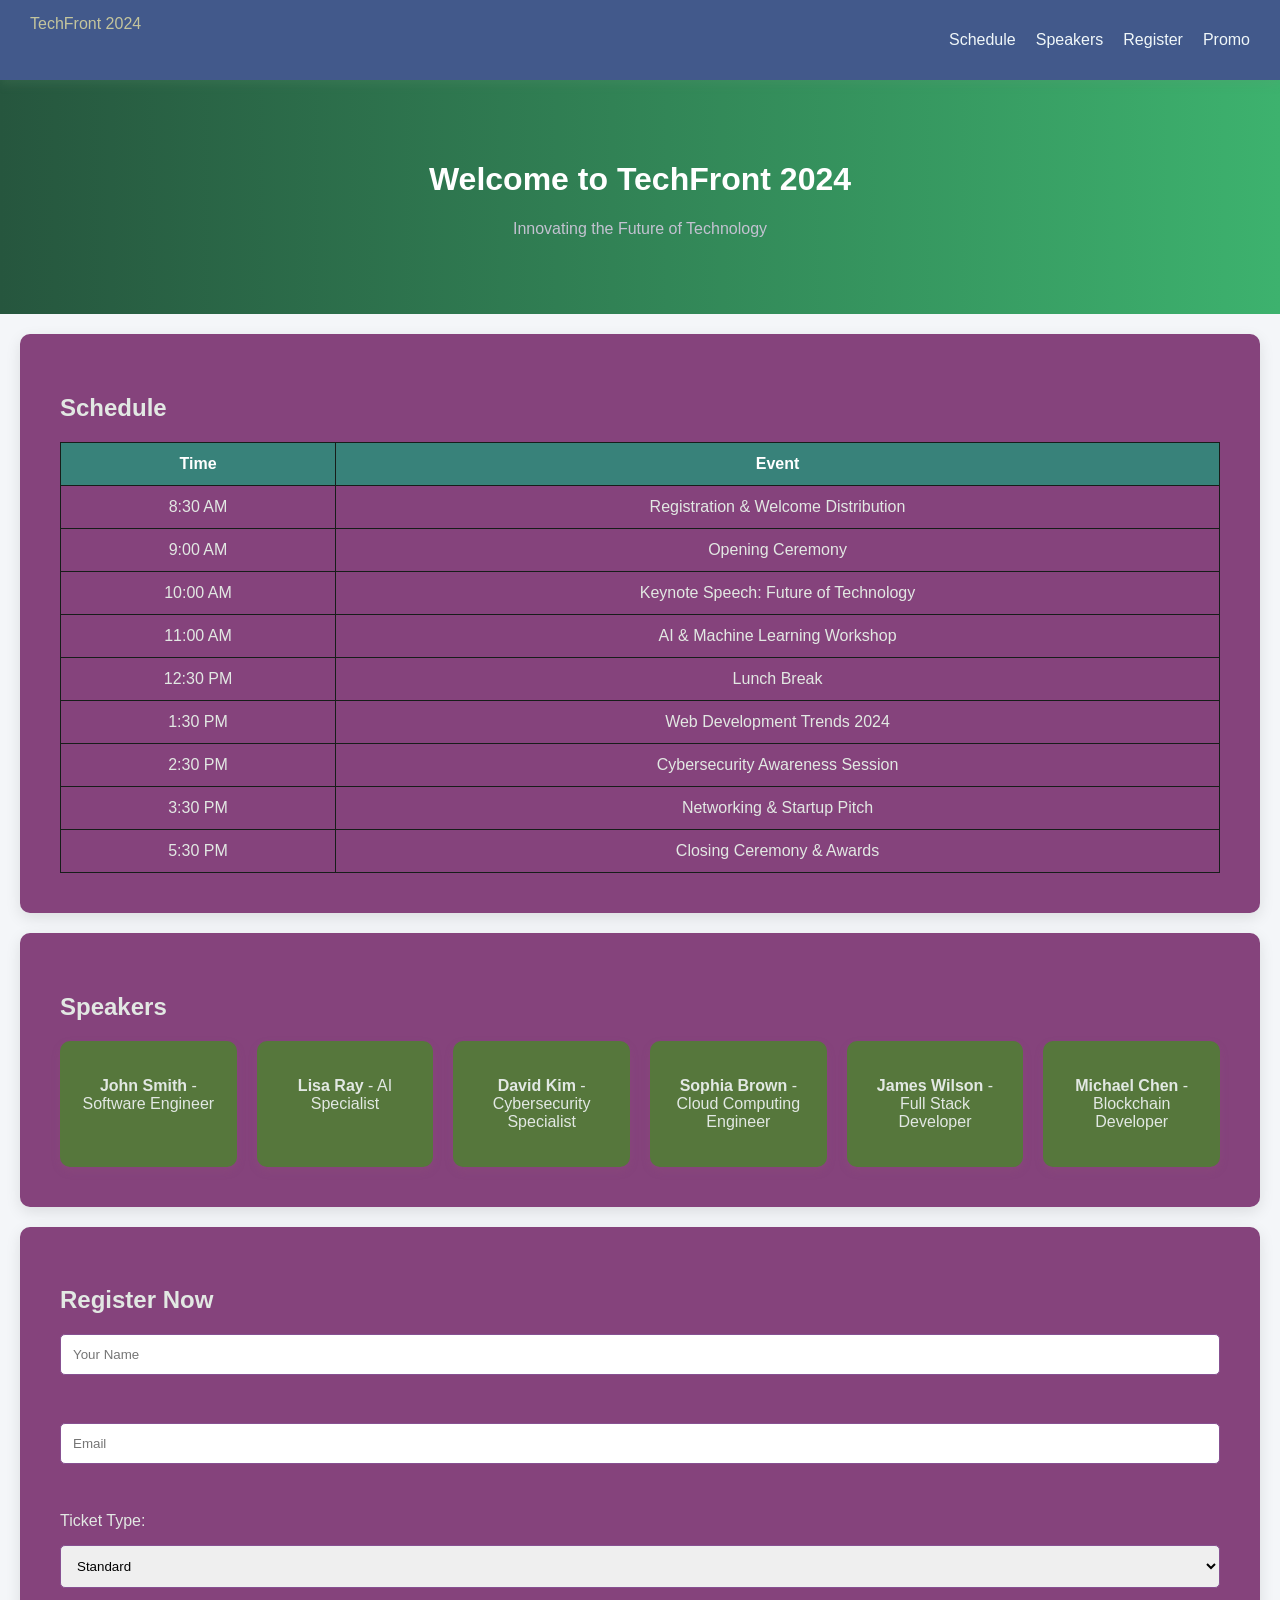
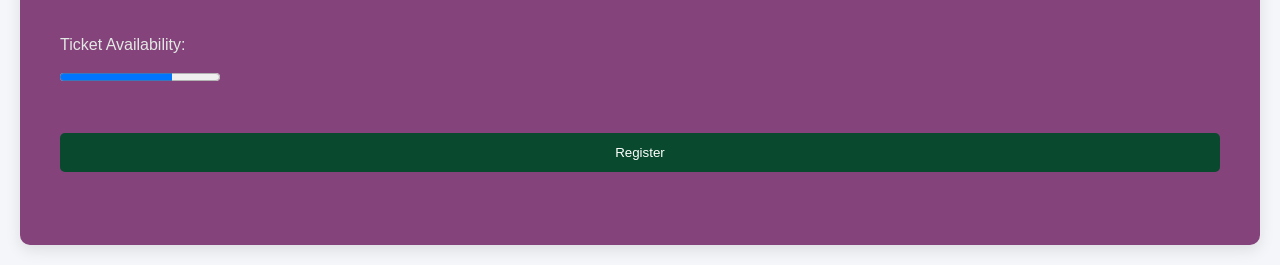
<file: index.html>
<!DOCTYPE html>
<html lang="en">
<head>
    <title>TechFront 2024 Conference</title>
    <link rel="stylesheet" href="style.css">
</head>
<body>

    <!-- Navbar -->
    <nav>
        <div class="logo">TechFront 2024</div>
        <ul>
            <li><a href="#schedule">Schedule</a></li>
            <li><a href="#speakers">Speakers</a></li>
            <li><a href="#register">Register</a></li>
            <li><a href="#promo">Promo</a></li>
        </ul>
    </nav>

    <!-- Hero Section -->
    <header id="hero">
        <h1>Welcome to TechFront 2024</h1>
        <p style="color: rgb(195, 194, 209);">Innovating the Future of Technology</p>
    </header>

    <!-- Schedule -->
    <section id="schedule">
        <h2>Schedule</h2>
        <table border="i 5px">
            <thead>
            <tr>
            <th>Time</th>
            <th>Event</th>
        </tr>
            <tr>
            <td>8:30 AM</td>
            <td>Registration & Welcome Distribution</td>
        </tr>
        <tr>
            <td>9:00 AM</td>
            <td>Opening Ceremony</td>
        </tr>
        <tr>
            <td>10:00 AM</td>
            <td>Keynote Speech: Future of Technology</td>
        </tr>
        <tr>
            <td>11:00 AM</td>
            <td>AI & Machine Learning Workshop</td>
        </tr>
        <tr>
            <td>12:30 PM</td>
            <td>Lunch Break</td>
        </tr>
        <tr>
            <td>1:30 PM</td>
            <td>Web Development Trends 2024</td>
        </tr>
        <tr>
            <td>2:30 PM</td>
            <td>Cybersecurity Awareness Session</td>
        </tr>
        <tr>
            <td>3:30 PM</td>
            <td>Networking & Startup Pitch</td>
        </tr>
        <tr>
            <td>5:30 PM</td>
            <td>Closing Ceremony & Awards</td>
        </tr>
        </table>
    </section>

    <!-- Speakers -->
    <section id="speakers">
        <h2>Speakers</h2>
        <div class="speaker-container">
            <div class="speaker-card">
                <p><b>John Smith</b> - Software Engineer</p>
            </div>
            <div class="speaker-card">
                <p><b>Lisa Ray</b> - AI Specialist</p>
            </div>
            <div class="speaker-card">
                <p><b>David Kim</b> - Cybersecurity Specialist</p>
            </div>
            <div class="speaker-card">
                <p><b>Sophia Brown</b> - Cloud Computing Engineer</p>
            </div>
            <div class="speaker-card">
               <p><b>James Wilson</b> - Full Stack Developer</p> 
            </div>
            <div class="speaker-card">
                <p><b>Michael Chen</b> - Blockchain Developer</p>
            </div>
        </div>
    </section>

    <!-- Registration -->
    <section id="register">
        <h2>Register Now</h2>
        <form>
            <input type="text" placeholder="Your Name" required><br>
            <input type="email" placeholder="Email" required><br>

            <label>Ticket Type:</label>
            <select>
                <option>Standard</option>
                <option>Premium</option>
                <option>VIP</option>
            </select><br>

            <label>Ticket Availability:</label>
            <progress value="70" max="100"></progress><br>

            <button type="submit">Register</button><br>
        </form>
    </section>


</body>
</html>
</file>
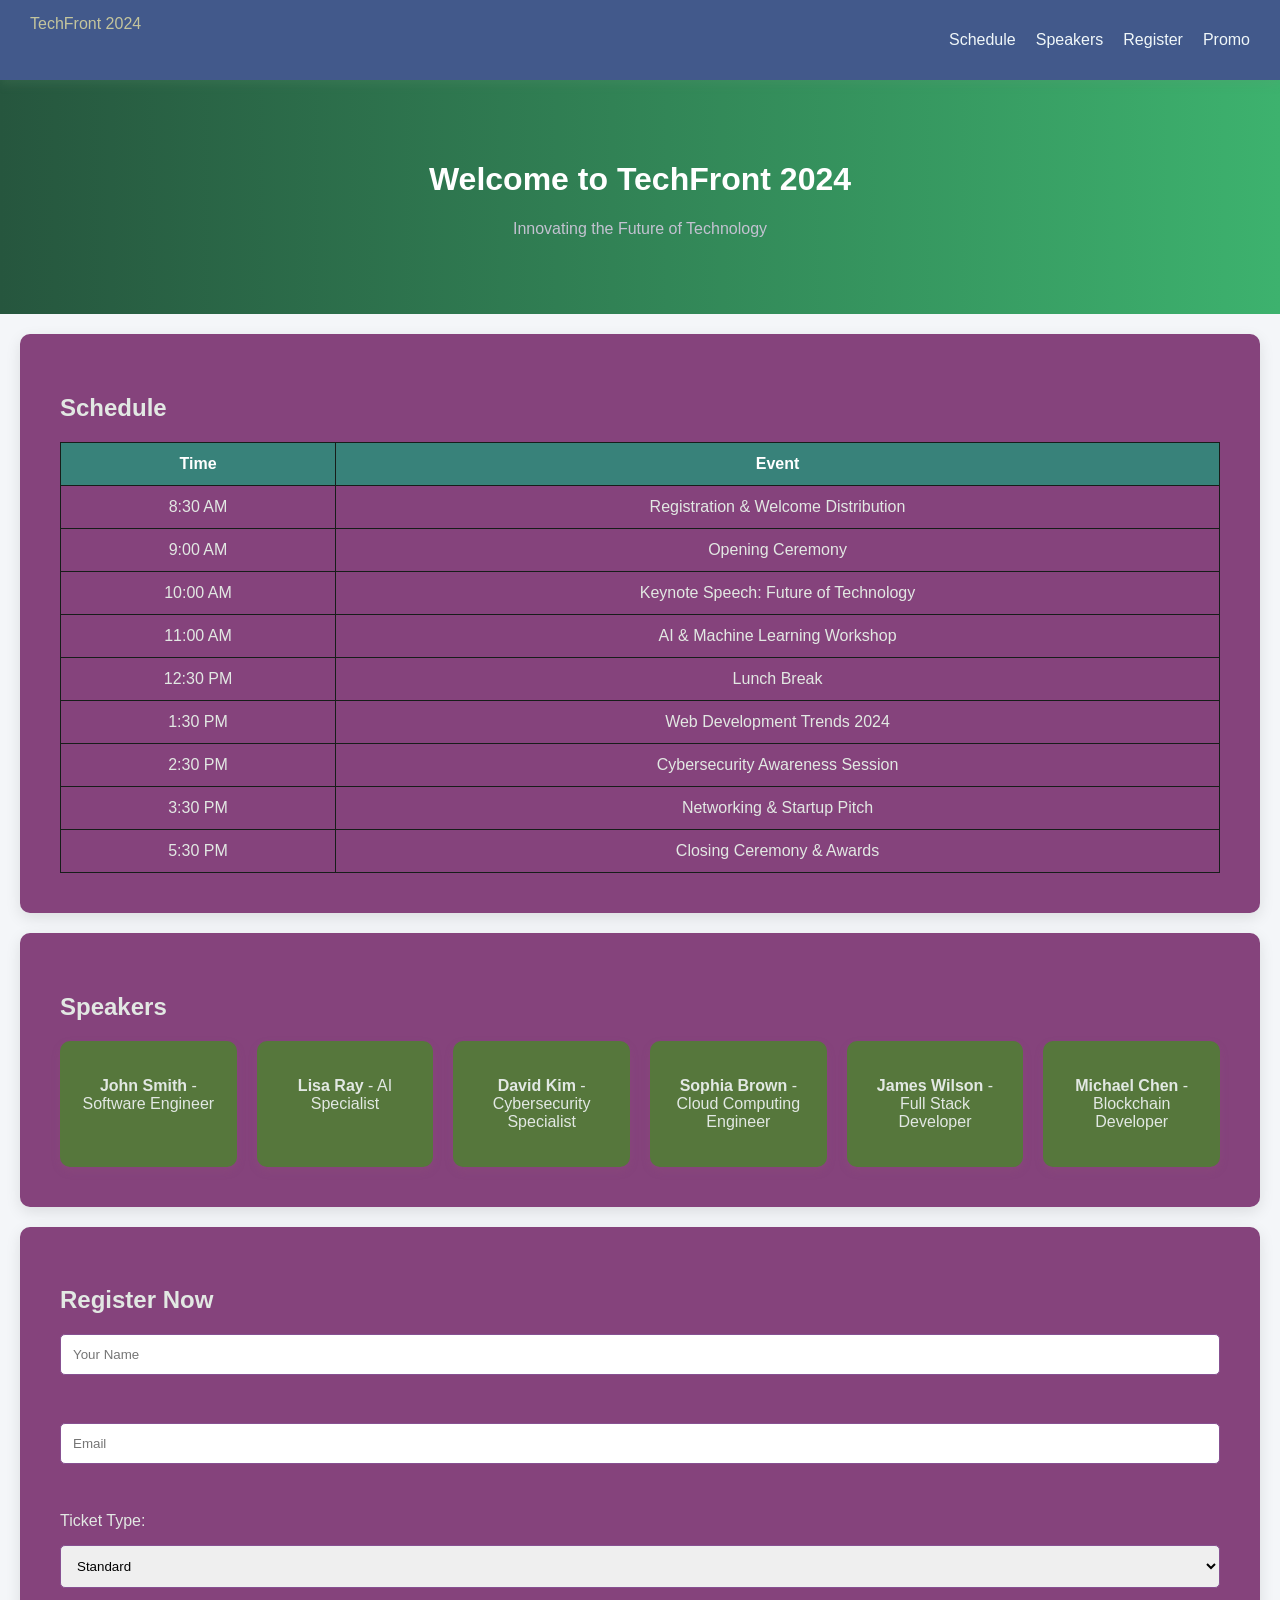
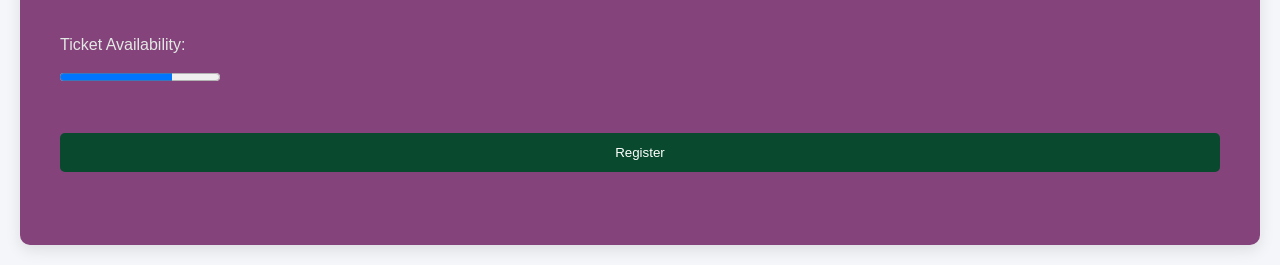
<file: PROc.html>
<!DOCTYPE html>
<html lang="en">
<head>
    <title>TechFront 2024 Conference</title>
    <link rel="stylesheet" type="text/css" href="PROc.css">
</head>
<body>

    <!-- Navbar -->
    <nav>
        <div class="logo">TechFront 2024</div>
        <ul>
            <li><a href="#schedule">Schedule</a></li>
            <li><a href="#speakers">Speakers</a></li>
            <li><a href="#register">Register</a></li>
            <li><a href="#promo">Promo</a></li>
        </ul>
    </nav>

    <!-- Hero Section -->
    <header id="hero">
        <h1>Welcome to TechFront 2024</h1>
        <p style="color: rgb(195, 194, 209);">Innovating the Future of Technology</p>
    </header>

    <!-- Schedule -->
    <section id="schedule">
        <h2>Schedule</h2>
        <table border="i 5px">
            <thead>
            <tr>
            <th>Time</th>
            <th>Event</th>
        </tr>
            <tr>
            <td>8:30 AM</td>
            <td>Registration & Welcome Distribution</td>
        </tr>
        <tr>
            <td>9:00 AM</td>
            <td>Opening Ceremony</td>
        </tr>
        <tr>
            <td>10:00 AM</td>
            <td>Keynote Speech: Future of Technology</td>
        </tr>
        <tr>
            <td>11:00 AM</td>
            <td>AI & Machine Learning Workshop</td>
        </tr>
        <tr>
            <td>12:30 PM</td>
            <td>Lunch Break</td>
        </tr>
        <tr>
            <td>1:30 PM</td>
            <td>Web Development Trends 2024</td>
        </tr>
        <tr>
            <td>2:30 PM</td>
            <td>Cybersecurity Awareness Session</td>
        </tr>
        <tr>
            <td>3:30 PM</td>
            <td>Networking & Startup Pitch</td>
        </tr>
        <tr>
            <td>5:30 PM</td>
            <td>Closing Ceremony & Awards</td>
        </tr>
        </table>
    </section>

    <!-- Speakers -->
    <section id="speakers">
        <h2>Speakers</h2>
        <div class="speaker-container">
            <div class="speaker-card">
                <p><b>John Smith</b> - Software Engineer</p>
            </div>
            <div class="speaker-card">
                <p><b>Lisa Ray</b> - AI Specialist</p>
            </div>
            <div class="speaker-card">
                <p><b>David Kim</b> - Cybersecurity Specialist</p>
            </div>
            <div class="speaker-card">
                <p><b>Sophia Brown</b> - Cloud Computing Engineer</p>
            </div>
            <div class="speaker-card">
               <p><b>James Wilson</b> - Full Stack Developer</p> 
            </div>
            <div class="speaker-card">
                <p><b>Michael Chen</b> - Blockchain Developer</p>
            </div>
        </div>
    </section>

    <!-- Registration -->
    <section id="register">
        <h2>Register Now</h2>
        <form>
            <input type="text" placeholder="Your Name" required><br>
            <input type="email" placeholder="Email" required><br>

            <label>Ticket Type:</label>
            <select>
                <option>Standard</option>
                <option>Premium</option>
                <option>VIP</option>
            </select><br>

            <label>Ticket Availability:</label>
            <progress value="70" max="100"></progress><br>

            <button type="submit">Register</button><br>
        </form>
    </section>


</body>
</html>
</file>
<file: style.css>
body {
    margin: 0;
    font-family: Arial, sans-serif;
    background: #f4f6f9;
    color: #e2e8e3;
}

/* Navbar */
nav {
    background: #42598b;
    color: rgb(196, 197, 157);
    display: flex;
    justify-content: space-between;
    padding: 15px 30px;
    position: sticky;
    top: 0;
    box-shadow: 0 4px 10px rgba(103, 152, 116, 0.2);
}

nav ul {
    list-style: none;
    display: flex;
    gap: 20px;
}

nav ul li a {
    text-decoration: none;
    color: rgb(240, 247, 249);
    transition: 0.3s;
}

nav ul li a:hover {
    color: rgb(126, 126, 110);
}

/* ID Selector */
#hero {
    text-align: center;
    padding: 60px;
    background: linear-gradient(to right, #26563e, #3db26e);
    color: white;
}

/* Sections */
section {
    padding: 40px;
    margin: 20px;
    background: rgb(133, 67, 124);
    border-radius: 10px;
    box-shadow: 0 5px 15px rgba(0,0,0,0.1);
}

/* Table Styling */
table {
    width: 100%;
    border-collapse: collapse;
}

th, td {
    border: 1px solid #171d1a;
    padding: 12px;
    text-align: center;
}

th {
    background: #38827a;
    color: white;
}

/* Class Selector */
.speaker-container {
    display: flex;
    gap: 20px;
    justify-content: center;
}

.speaker-card {
    background: #56773c;
    padding: 20px;
    width: 200px;
    text-align: center;
    border-radius: 10px;
    transition: 0.3s;
    box-shadow: 0 4px 10px rgba(151, 93, 118, 0.15);
}

.speaker-card:hover {
    transform: translateY(-8px);
    background: #4ca06f;
}

/* Form Styling */
form {
    display: flex;
    flex-direction: column;
    gap: 15px;
}

input, select, button {
    padding: 12px;
    border-radius: 5px;
    border: 1px solid #875191;
}

button {
    background: #094a2f;
    color: white;
    border: none;
    cursor: pointer;
    transition: 0.3s;
}

button:hover {
    background: #18644a;
}

/* Video */
iframe {
    width: 100%;
    max-width: 700px;
    display: block;
    margin: auto;
    border-radius: 10px;
}
</file>
<file: PROc.css>
body {
    margin: 0;
    font-family: Arial, sans-serif;
    background: #f4f6f9;
    color: #e2e8e3;
}

/* Navbar */
nav {
    background: #42598b;
    color: rgb(196, 197, 157);
    display: flex;
    justify-content: space-between;
    padding: 15px 30px;
    position: sticky;
    top: 0;
    box-shadow: 0 4px 10px rgba(103, 152, 116, 0.2);
}

nav ul {
    list-style: none;
    display: flex;
    gap: 20px;
}

nav ul li a {
    text-decoration: none;
    color: rgb(240, 247, 249);
    transition: 0.3s;
}

nav ul li a:hover {
    color: rgb(126, 126, 110);
}

/* ID Selector */
#hero {
    text-align: center;
    padding: 60px;
    background: linear-gradient(to right, #26563e, #3db26e);
    color: white;
}

/* Sections */
section {
    padding: 40px;
    margin: 20px;
    background: rgb(133, 67, 124);
    border-radius: 10px;
    box-shadow: 0 5px 15px rgba(0,0,0,0.1);
}

/* Table Styling */
table {
    width: 100%;
    border-collapse: collapse;
}

th, td {
    border: 1px solid #171d1a;
    padding: 12px;
    text-align: center;
}

th {
    background: #38827a;
    color: white;
}

/* Class Selector */
.speaker-container {
    display: flex;
    gap: 20px;
    justify-content: center;
}

.speaker-card {
    background: #56773c;
    padding: 20px;
    width: 200px;
    text-align: center;
    border-radius: 10px;
    transition: 0.3s;
    box-shadow: 0 4px 10px rgba(151, 93, 118, 0.15);
}

.speaker-card:hover {
    transform: translateY(-8px);
    background: #4ca06f;
}

/* Form Styling */
form {
    display: flex;
    flex-direction: column;
    gap: 15px;
}

input, select, button {
    padding: 12px;
    border-radius: 5px;
    border: 1px solid #875191;
}

button {
    background: #094a2f;
    color: white;
    border: none;
    cursor: pointer;
    transition: 0.3s;
}

button:hover {
    background: #18644a;
}

/* Video */
iframe {
    width: 100%;
    max-width: 700px;
    display: block;
    margin: auto;
    border-radius: 10px;
}
</file>
